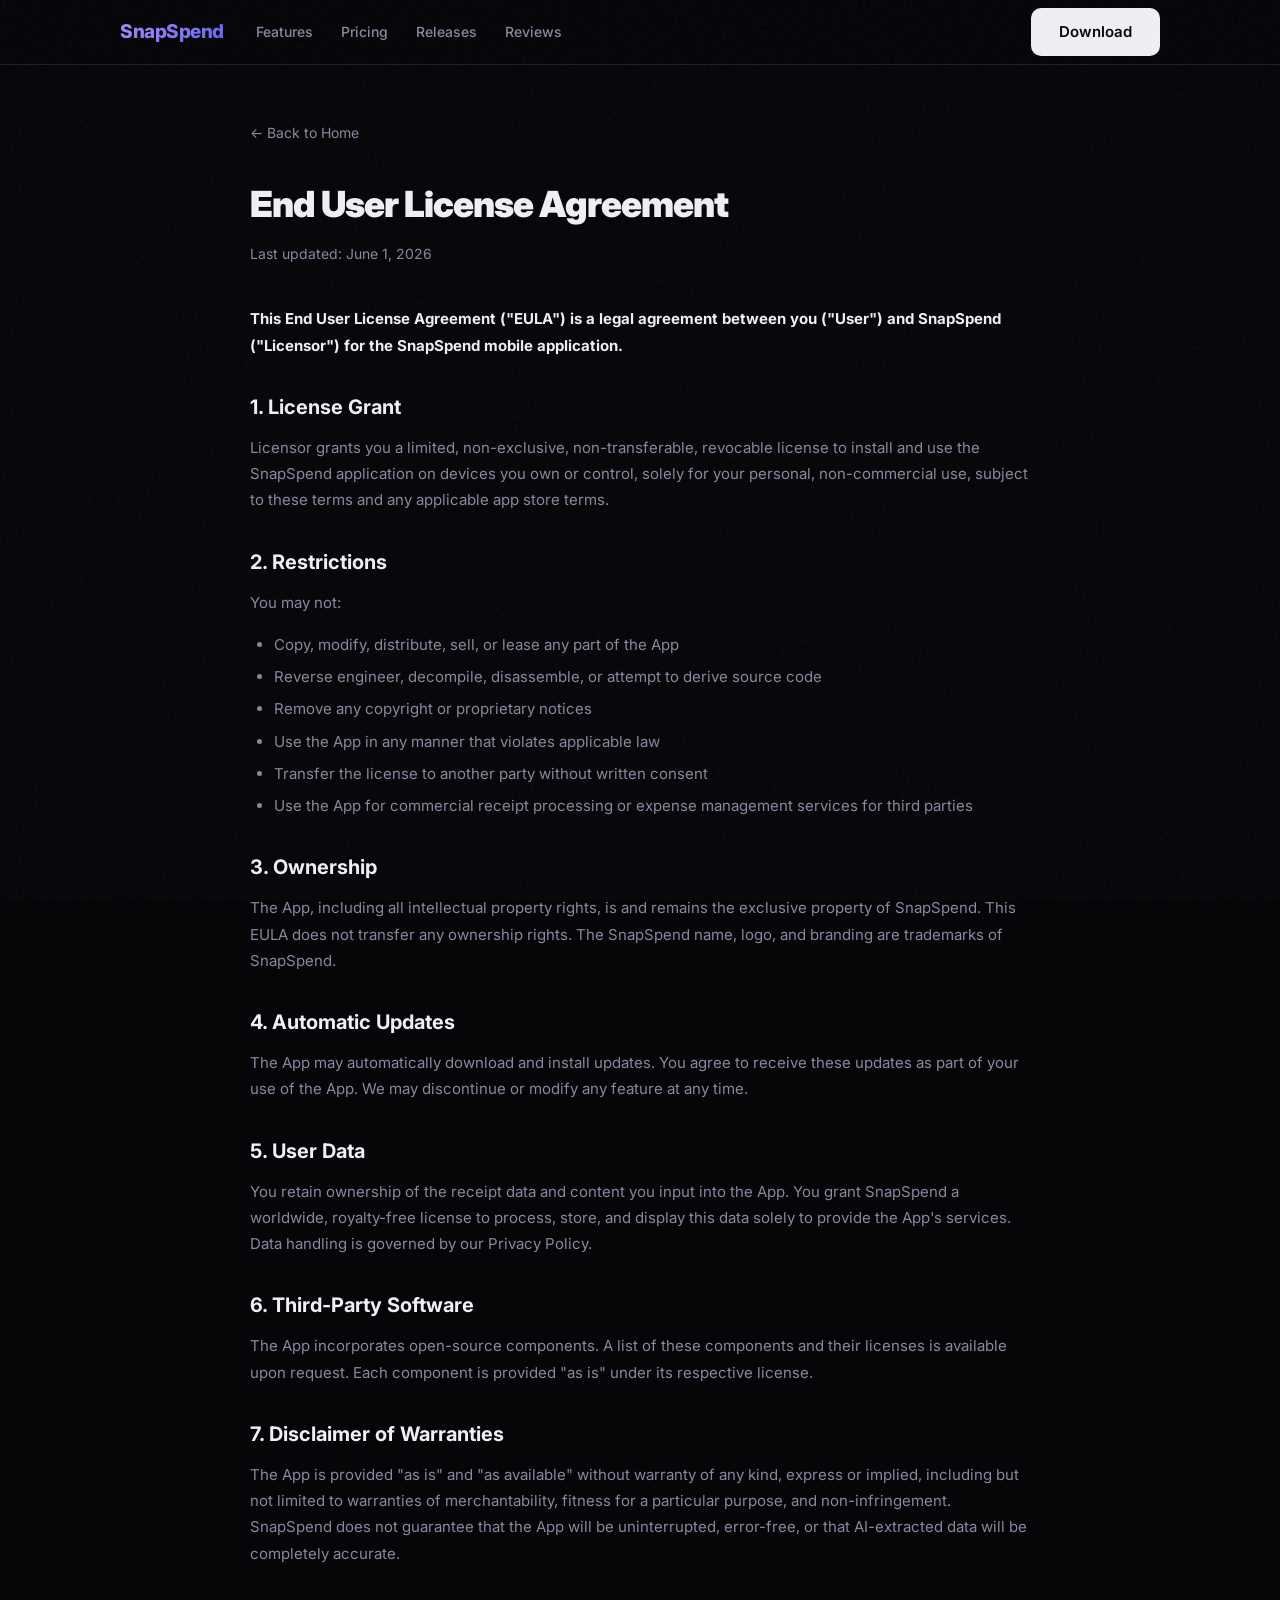
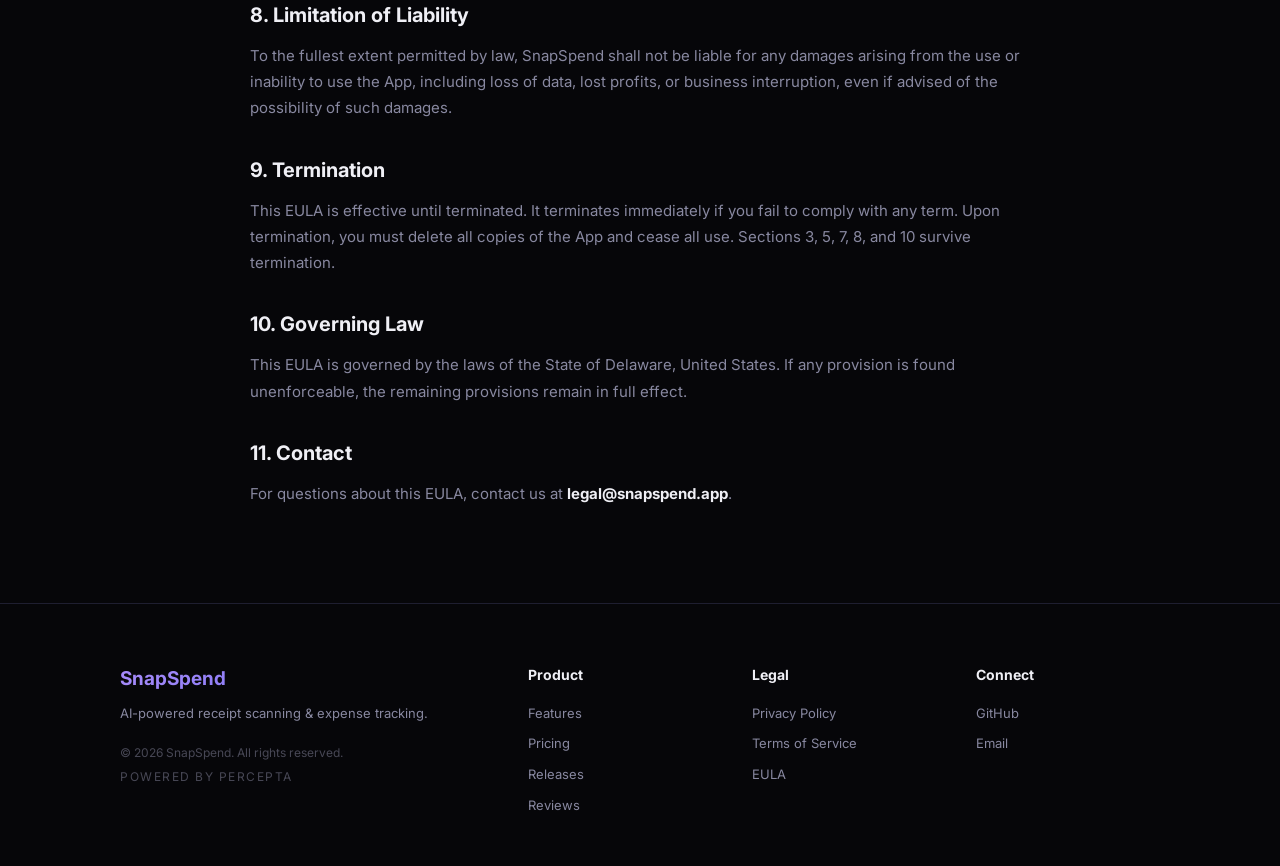
<file: eula.html>
<!DOCTYPE html>
<html lang="en">
<head>
  <meta charset="UTF-8" />
  <meta name="viewport" content="width=device-width, initial-scale=1.0" />
  <title>End User License Agreement — SnapSpend</title>
  <meta name="description" content="SnapSpend End User License Agreement" />
  <link rel="icon" type="image/png" href="assets/icon.png" />
  <link rel="preconnect" href="https://fonts.googleapis.com" />
  <link href="https://fonts.googleapis.com/css2?family=Inter:wght@400;500;600;700;800;900&display=swap" rel="stylesheet" />
  <link rel="stylesheet" href="css/style.css" />
  <style>
    .legal-page{padding:120px 0 80px;max-width:780px;margin:0 auto}
    .legal-page h1{font-size:36px;font-weight:900;letter-spacing:-1px;margin-bottom:8px}
    .legal-page .date{color:var(--fg2);font-size:14px;margin-bottom:40px}
    .legal-page h2{font-size:20px;font-weight:700;margin:32px 0 12px}
    .legal-page p{color:var(--fg2);font-size:15px;line-height:1.75;margin-bottom:16px}
    .legal-page ul{color:var(--fg2);font-size:15px;line-height:1.75;padding-left:24px;margin-bottom:16px}
    .legal-page ul li{margin-bottom:6px}
    .legal-page strong{color:var(--fg)}
    .legal-back{display:inline-flex;align-items:center;gap:6px;color:var(--fg2);text-decoration:none;font-size:14px;margin-bottom:32px;transition:color var(--transition)}
    .legal-back:hover{color:var(--fg)}
  </style>
</head>
<body>
  <nav class="nav">
    <div class="container nav-inner">
      <a href="index.html" class="logo">SnapSpend</a>
      <div class="nav-links">
        <a href="index.html#features">Features</a>
        <a href="index.html#pricing">Pricing</a>
        <a href="index.html#releases">Releases</a>
        <a href="index.html#reviews">Reviews</a>
      </div>
      <a href="index.html#download" class="btn btn-primary nav-cta">Download</a>
    </div>
  </nav>

  <div class="container legal-page">
    <a href="index.html" class="legal-back">&larr; Back to Home</a>
    <h1>End User License Agreement</h1>
    <p class="date">Last updated: June 1, 2026</p>

    <p><strong>This End User License Agreement ("EULA") is a legal agreement between you ("User") and SnapSpend ("Licensor") for the SnapSpend mobile application.</strong></p>

    <h2>1. License Grant</h2>
    <p>Licensor grants you a limited, non-exclusive, non-transferable, revocable license to install and use the SnapSpend application on devices you own or control, solely for your personal, non-commercial use, subject to these terms and any applicable app store terms.</p>

    <h2>2. Restrictions</h2>
    <p>You may not:</p>
    <ul>
      <li>Copy, modify, distribute, sell, or lease any part of the App</li>
      <li>Reverse engineer, decompile, disassemble, or attempt to derive source code</li>
      <li>Remove any copyright or proprietary notices</li>
      <li>Use the App in any manner that violates applicable law</li>
      <li>Transfer the license to another party without written consent</li>
      <li>Use the App for commercial receipt processing or expense management services for third parties</li>
    </ul>

    <h2>3. Ownership</h2>
    <p>The App, including all intellectual property rights, is and remains the exclusive property of SnapSpend. This EULA does not transfer any ownership rights. The SnapSpend name, logo, and branding are trademarks of SnapSpend.</p>

    <h2>4. Automatic Updates</h2>
    <p>The App may automatically download and install updates. You agree to receive these updates as part of your use of the App. We may discontinue or modify any feature at any time.</p>

    <h2>5. User Data</h2>
    <p>You retain ownership of the receipt data and content you input into the App. You grant SnapSpend a worldwide, royalty-free license to process, store, and display this data solely to provide the App's services. Data handling is governed by our Privacy Policy.</p>

    <h2>6. Third-Party Software</h2>
    <p>The App incorporates open-source components. A list of these components and their licenses is available upon request. Each component is provided "as is" under its respective license.</p>

    <h2>7. Disclaimer of Warranties</h2>
    <p>The App is provided "as is" and "as available" without warranty of any kind, express or implied, including but not limited to warranties of merchantability, fitness for a particular purpose, and non-infringement. SnapSpend does not guarantee that the App will be uninterrupted, error-free, or that AI-extracted data will be completely accurate.</p>

    <h2>8. Limitation of Liability</h2>
    <p>To the fullest extent permitted by law, SnapSpend shall not be liable for any damages arising from the use or inability to use the App, including loss of data, lost profits, or business interruption, even if advised of the possibility of such damages.</p>

    <h2>9. Termination</h2>
    <p>This EULA is effective until terminated. It terminates immediately if you fail to comply with any term. Upon termination, you must delete all copies of the App and cease all use. Sections 3, 5, 7, 8, and 10 survive termination.</p>

    <h2>10. Governing Law</h2>
    <p>This EULA is governed by the laws of the State of Delaware, United States. If any provision is found unenforceable, the remaining provisions remain in full effect.</p>

    <h2>11. Contact</h2>
    <p>For questions about this EULA, contact us at <strong>legal@snapspend.app</strong>.</p>
  </div>

  <footer class="footer">
    <div class="container footer-inner">
      <div class="footer-brand">
        <strong>SnapSpend</strong>
        <p>AI-powered receipt scanning & expense tracking.</p>
        <p class="footer-copy">&copy; 2026 SnapSpend. All rights reserved.</p>
            <p class="footer-copy" style="opacity:0.5;margin-top:4px;font-size:11px;letter-spacing:1.5px">POWERED BY PERCEPTA</p>
      </div>
      <div class="footer-col">
        <h4>Product</h4>
        <a href="index.html#features">Features</a>
        <a href="index.html#pricing">Pricing</a>
        <a href="index.html#releases">Releases</a>
        <a href="index.html#reviews">Reviews</a>
      </div>
      <div class="footer-col">
        <h4>Legal</h4>
        <a href="privacy.html">Privacy Policy</a>
        <a href="terms.html">Terms of Service</a>
        <a href="eula.html">EULA</a>
      </div>
      <div class="footer-col">
        <h4>Connect</h4>
        <a href="https://github.com/Sentinel-bit/snapspend-landing" target="_blank" rel="noopener">GitHub</a>
        <a href="mailto:hello@snapspend.app">Email</a>
      </div>
    </div>
  </footer>
</body>
</html>
</file>
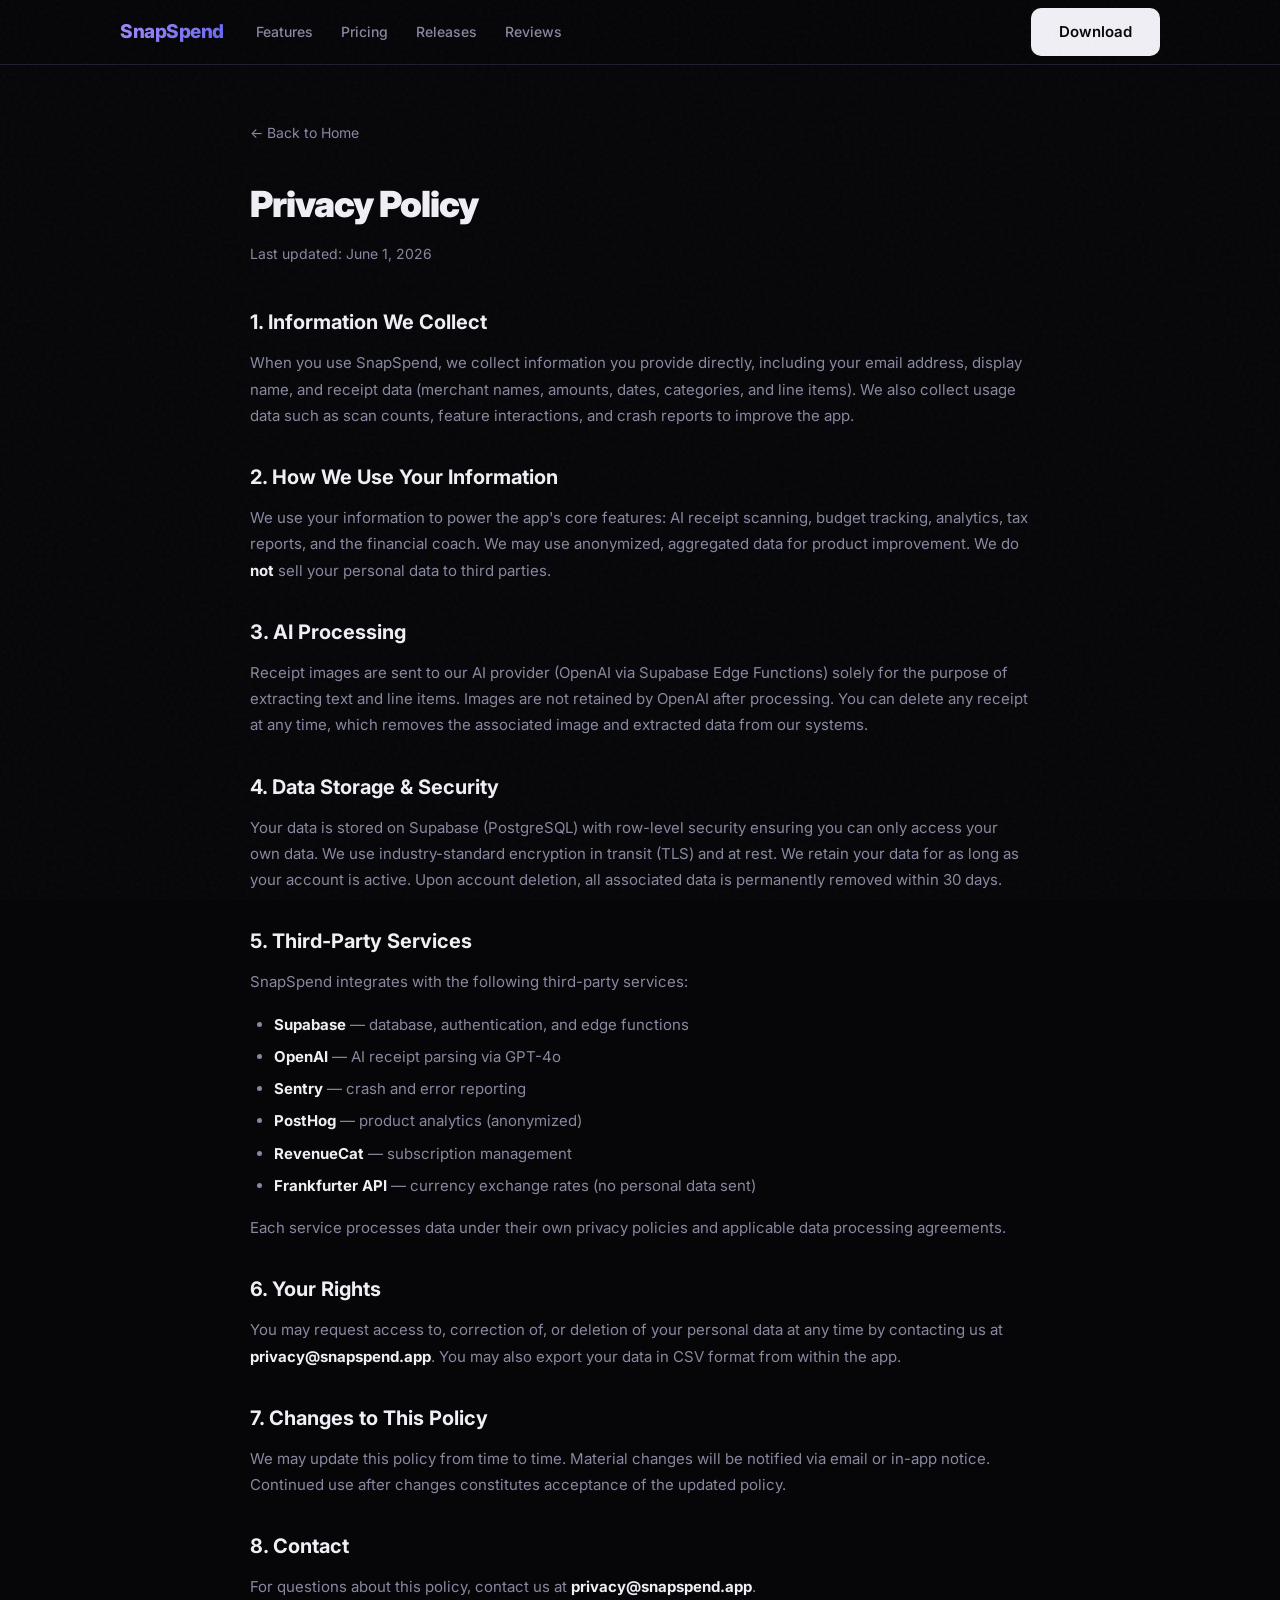
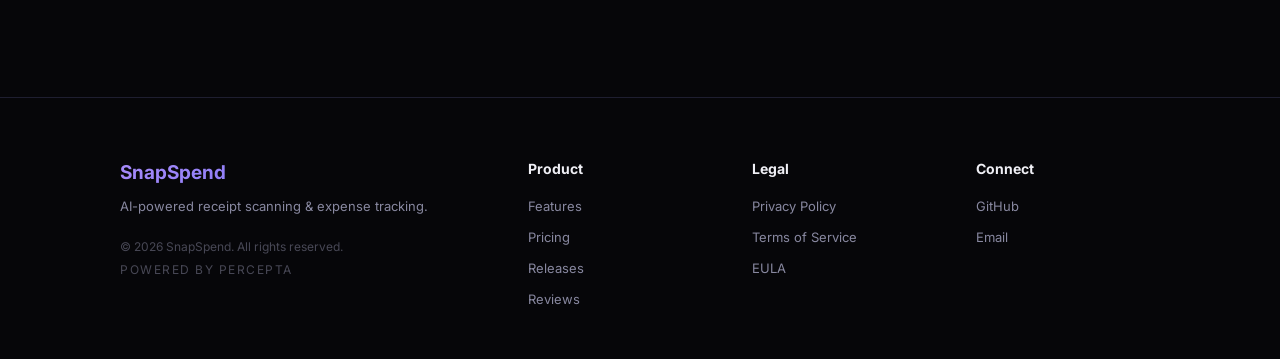
<file: privacy.html>
<!DOCTYPE html>
<html lang="en">
<head>
  <meta charset="UTF-8" />
  <meta name="viewport" content="width=device-width, initial-scale=1.0" />
  <title>Privacy Policy — SnapSpend</title>
  <meta name="description" content="SnapSpend Privacy Policy" />
  <link rel="icon" type="image/png" href="assets/icon.png" />
  <link rel="preconnect" href="https://fonts.googleapis.com" />
  <link href="https://fonts.googleapis.com/css2?family=Inter:wght@400;500;600;700;800;900&display=swap" rel="stylesheet" />
  <link rel="stylesheet" href="css/style.css" />
  <style>
    .legal-page{padding:120px 0 80px;max-width:780px;margin:0 auto}
    .legal-page h1{font-size:36px;font-weight:900;letter-spacing:-1px;margin-bottom:8px}
    .legal-page .date{color:var(--fg2);font-size:14px;margin-bottom:40px}
    .legal-page h2{font-size:20px;font-weight:700;margin:32px 0 12px}
    .legal-page p{color:var(--fg2);font-size:15px;line-height:1.75;margin-bottom:16px}
    .legal-page ul{color:var(--fg2);font-size:15px;line-height:1.75;padding-left:24px;margin-bottom:16px}
    .legal-page ul li{margin-bottom:6px}
    .legal-page strong{color:var(--fg)}
    .legal-back{display:inline-flex;align-items:center;gap:6px;color:var(--fg2);text-decoration:none;font-size:14px;margin-bottom:32px;transition:color var(--transition)}
    .legal-back:hover{color:var(--fg)}
  </style>
</head>
<body>
  <nav class="nav">
    <div class="container nav-inner">
      <a href="index.html" class="logo">SnapSpend</a>
      <div class="nav-links">
        <a href="index.html#features">Features</a>
        <a href="index.html#pricing">Pricing</a>
        <a href="index.html#releases">Releases</a>
        <a href="index.html#reviews">Reviews</a>
      </div>
      <a href="index.html#download" class="btn btn-primary nav-cta">Download</a>
    </div>
  </nav>

  <div class="container legal-page">
    <a href="index.html" class="legal-back">&larr; Back to Home</a>
    <h1>Privacy Policy</h1>
    <p class="date">Last updated: June 1, 2026</p>

    <h2>1. Information We Collect</h2>
    <p>When you use SnapSpend, we collect information you provide directly, including your email address, display name, and receipt data (merchant names, amounts, dates, categories, and line items). We also collect usage data such as scan counts, feature interactions, and crash reports to improve the app.</p>

    <h2>2. How We Use Your Information</h2>
    <p>We use your information to power the app's core features: AI receipt scanning, budget tracking, analytics, tax reports, and the financial coach. We may use anonymized, aggregated data for product improvement. We do <strong>not</strong> sell your personal data to third parties.</p>

    <h2>3. AI Processing</h2>
    <p>Receipt images are sent to our AI provider (OpenAI via Supabase Edge Functions) solely for the purpose of extracting text and line items. Images are not retained by OpenAI after processing. You can delete any receipt at any time, which removes the associated image and extracted data from our systems.</p>

    <h2>4. Data Storage & Security</h2>
    <p>Your data is stored on Supabase (PostgreSQL) with row-level security ensuring you can only access your own data. We use industry-standard encryption in transit (TLS) and at rest. We retain your data for as long as your account is active. Upon account deletion, all associated data is permanently removed within 30 days.</p>

    <h2>5. Third-Party Services</h2>
    <p>SnapSpend integrates with the following third-party services:</p>
    <ul>
      <li><strong>Supabase</strong> — database, authentication, and edge functions</li>
      <li><strong>OpenAI</strong> — AI receipt parsing via GPT-4o</li>
      <li><strong>Sentry</strong> — crash and error reporting</li>
      <li><strong>PostHog</strong> — product analytics (anonymized)</li>
      <li><strong>RevenueCat</strong> — subscription management</li>
      <li><strong>Frankfurter API</strong> — currency exchange rates (no personal data sent)</li>
    </ul>
    <p>Each service processes data under their own privacy policies and applicable data processing agreements.</p>

    <h2>6. Your Rights</h2>
    <p>You may request access to, correction of, or deletion of your personal data at any time by contacting us at <strong>privacy@snapspend.app</strong>. You may also export your data in CSV format from within the app.</p>

    <h2>7. Changes to This Policy</h2>
    <p>We may update this policy from time to time. Material changes will be notified via email or in-app notice. Continued use after changes constitutes acceptance of the updated policy.</p>

    <h2>8. Contact</h2>
    <p>For questions about this policy, contact us at <strong>privacy@snapspend.app</strong>.</p>
  </div>

  <footer class="footer">
    <div class="container footer-inner">
      <div class="footer-brand">
        <strong>SnapSpend</strong>
        <p>AI-powered receipt scanning & expense tracking.</p>
        <p class="footer-copy">&copy; 2026 SnapSpend. All rights reserved.</p>
            <p class="footer-copy" style="opacity:0.5;margin-top:4px;font-size:11px;letter-spacing:1.5px">POWERED BY PERCEPTA</p>
      </div>
      <div class="footer-col">
        <h4>Product</h4>
        <a href="index.html#features">Features</a>
        <a href="index.html#pricing">Pricing</a>
        <a href="index.html#releases">Releases</a>
        <a href="index.html#reviews">Reviews</a>
      </div>
      <div class="footer-col">
        <h4>Legal</h4>
        <a href="privacy.html">Privacy Policy</a>
        <a href="terms.html">Terms of Service</a>
        <a href="eula.html">EULA</a>
      </div>
      <div class="footer-col">
        <h4>Connect</h4>
        <a href="https://github.com/Sentinel-bit/snapspend-landing" target="_blank" rel="noopener">GitHub</a>
        <a href="mailto:hello@snapspend.app">Email</a>
      </div>
    </div>
  </footer>
</body>
</html>
</file>
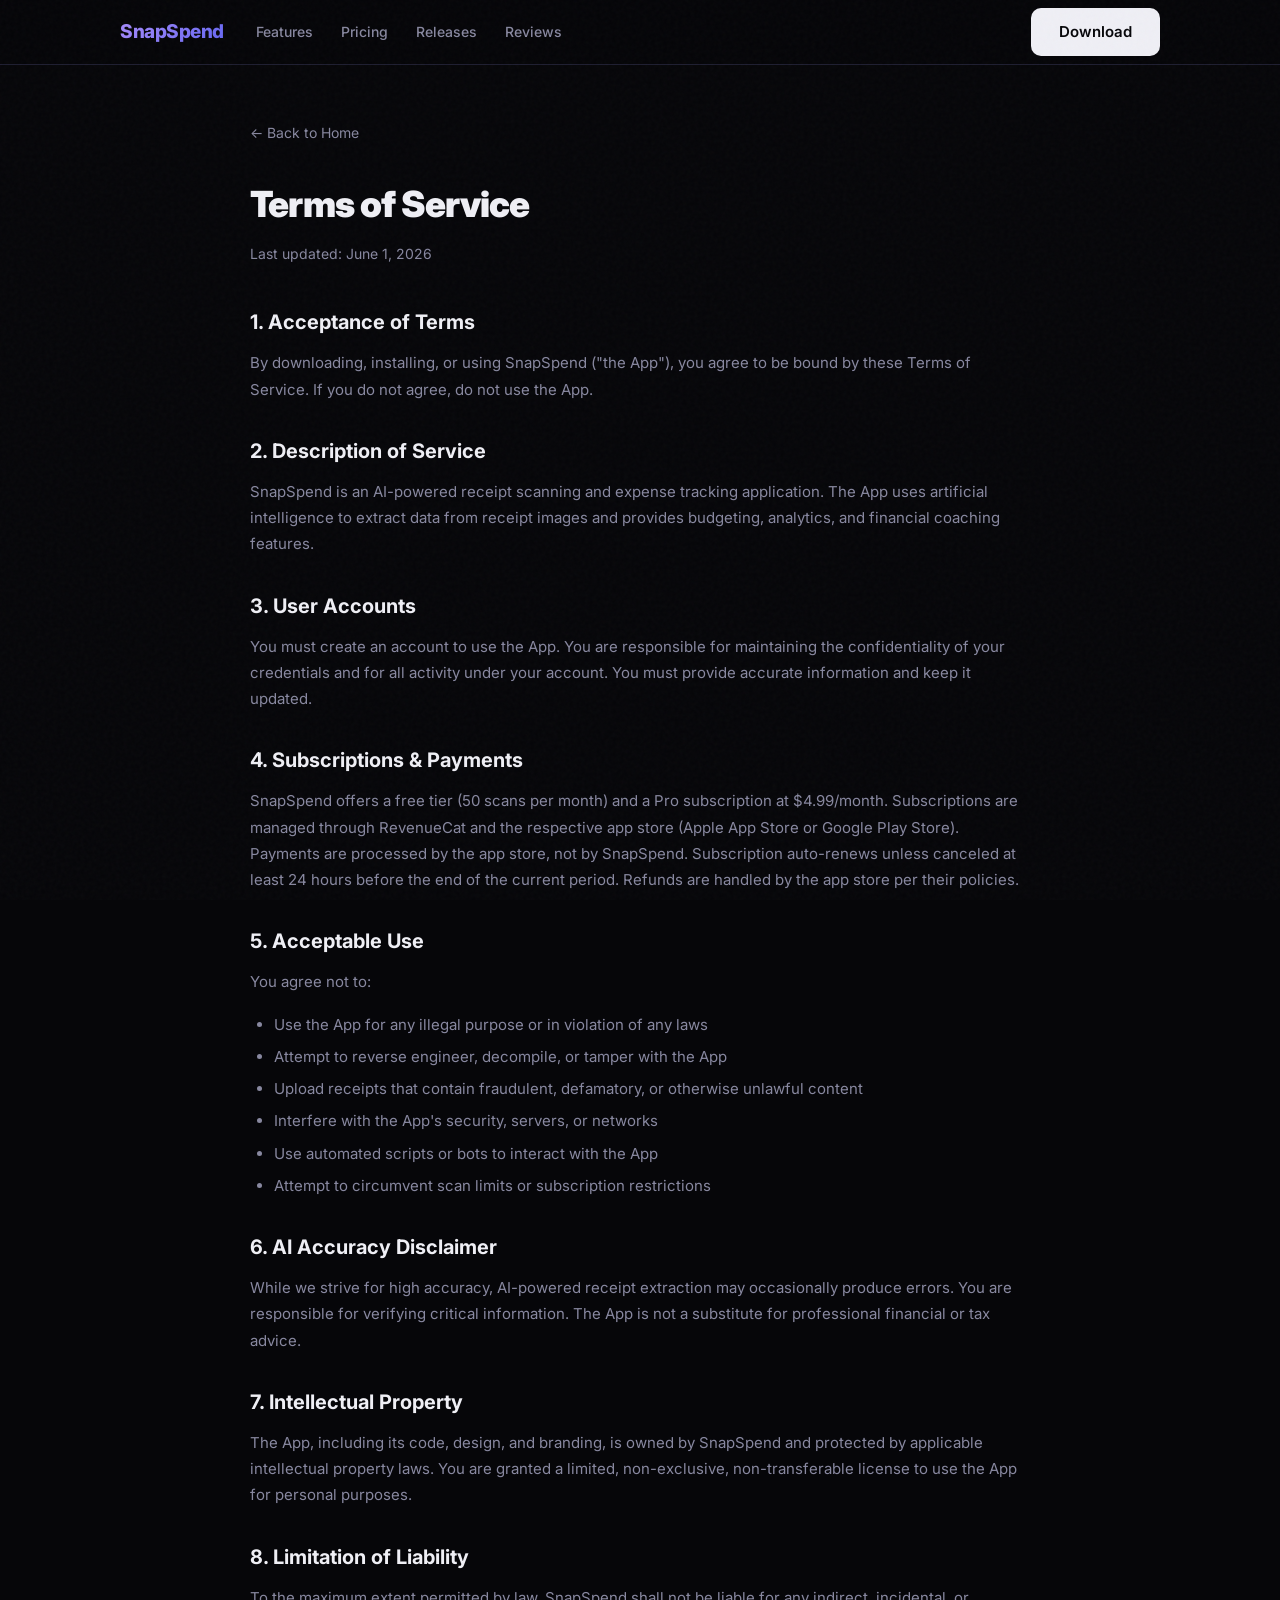
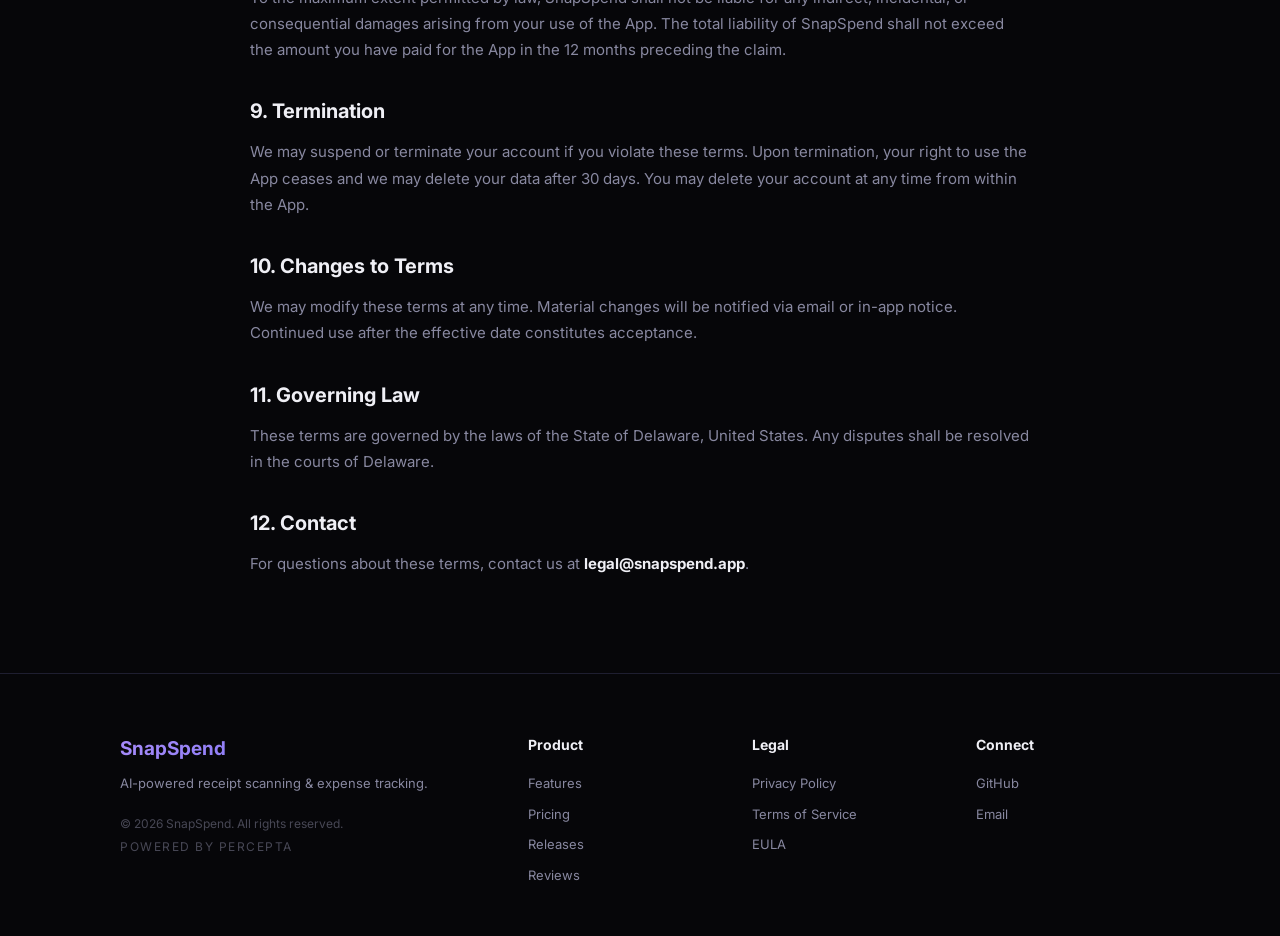
<file: terms.html>
<!DOCTYPE html>
<html lang="en">
<head>
  <meta charset="UTF-8" />
  <meta name="viewport" content="width=device-width, initial-scale=1.0" />
  <title>Terms of Service — SnapSpend</title>
  <meta name="description" content="SnapSpend Terms of Service" />
  <link rel="icon" type="image/png" href="assets/icon.png" />
  <link rel="preconnect" href="https://fonts.googleapis.com" />
  <link href="https://fonts.googleapis.com/css2?family=Inter:wght@400;500;600;700;800;900&display=swap" rel="stylesheet" />
  <link rel="stylesheet" href="css/style.css" />
  <style>
    .legal-page{padding:120px 0 80px;max-width:780px;margin:0 auto}
    .legal-page h1{font-size:36px;font-weight:900;letter-spacing:-1px;margin-bottom:8px}
    .legal-page .date{color:var(--fg2);font-size:14px;margin-bottom:40px}
    .legal-page h2{font-size:20px;font-weight:700;margin:32px 0 12px}
    .legal-page p{color:var(--fg2);font-size:15px;line-height:1.75;margin-bottom:16px}
    .legal-page ul{color:var(--fg2);font-size:15px;line-height:1.75;padding-left:24px;margin-bottom:16px}
    .legal-page ul li{margin-bottom:6px}
    .legal-page strong{color:var(--fg)}
    .legal-back{display:inline-flex;align-items:center;gap:6px;color:var(--fg2);text-decoration:none;font-size:14px;margin-bottom:32px;transition:color var(--transition)}
    .legal-back:hover{color:var(--fg)}
  </style>
</head>
<body>
  <nav class="nav">
    <div class="container nav-inner">
      <a href="index.html" class="logo">SnapSpend</a>
      <div class="nav-links">
        <a href="index.html#features">Features</a>
        <a href="index.html#pricing">Pricing</a>
        <a href="index.html#releases">Releases</a>
        <a href="index.html#reviews">Reviews</a>
      </div>
      <a href="index.html#download" class="btn btn-primary nav-cta">Download</a>
    </div>
  </nav>

  <div class="container legal-page">
    <a href="index.html" class="legal-back">&larr; Back to Home</a>
    <h1>Terms of Service</h1>
    <p class="date">Last updated: June 1, 2026</p>

    <h2>1. Acceptance of Terms</h2>
    <p>By downloading, installing, or using SnapSpend ("the App"), you agree to be bound by these Terms of Service. If you do not agree, do not use the App.</p>

    <h2>2. Description of Service</h2>
    <p>SnapSpend is an AI-powered receipt scanning and expense tracking application. The App uses artificial intelligence to extract data from receipt images and provides budgeting, analytics, and financial coaching features.</p>

    <h2>3. User Accounts</h2>
    <p>You must create an account to use the App. You are responsible for maintaining the confidentiality of your credentials and for all activity under your account. You must provide accurate information and keep it updated.</p>

    <h2>4. Subscriptions & Payments</h2>
    <p>SnapSpend offers a free tier (50 scans per month) and a Pro subscription at $4.99/month. Subscriptions are managed through RevenueCat and the respective app store (Apple App Store or Google Play Store). Payments are processed by the app store, not by SnapSpend. Subscription auto-renews unless canceled at least 24 hours before the end of the current period. Refunds are handled by the app store per their policies.</p>

    <h2>5. Acceptable Use</h2>
    <p>You agree not to:</p>
    <ul>
      <li>Use the App for any illegal purpose or in violation of any laws</li>
      <li>Attempt to reverse engineer, decompile, or tamper with the App</li>
      <li>Upload receipts that contain fraudulent, defamatory, or otherwise unlawful content</li>
      <li>Interfere with the App's security, servers, or networks</li>
      <li>Use automated scripts or bots to interact with the App</li>
      <li>Attempt to circumvent scan limits or subscription restrictions</li>
    </ul>

    <h2>6. AI Accuracy Disclaimer</h2>
    <p>While we strive for high accuracy, AI-powered receipt extraction may occasionally produce errors. You are responsible for verifying critical information. The App is not a substitute for professional financial or tax advice.</p>

    <h2>7. Intellectual Property</h2>
    <p>The App, including its code, design, and branding, is owned by SnapSpend and protected by applicable intellectual property laws. You are granted a limited, non-exclusive, non-transferable license to use the App for personal purposes.</p>

    <h2>8. Limitation of Liability</h2>
    <p>To the maximum extent permitted by law, SnapSpend shall not be liable for any indirect, incidental, or consequential damages arising from your use of the App. The total liability of SnapSpend shall not exceed the amount you have paid for the App in the 12 months preceding the claim.</p>

    <h2>9. Termination</h2>
    <p>We may suspend or terminate your account if you violate these terms. Upon termination, your right to use the App ceases and we may delete your data after 30 days. You may delete your account at any time from within the App.</p>

    <h2>10. Changes to Terms</h2>
    <p>We may modify these terms at any time. Material changes will be notified via email or in-app notice. Continued use after the effective date constitutes acceptance.</p>

    <h2>11. Governing Law</h2>
    <p>These terms are governed by the laws of the State of Delaware, United States. Any disputes shall be resolved in the courts of Delaware.</p>

    <h2>12. Contact</h2>
    <p>For questions about these terms, contact us at <strong>legal@snapspend.app</strong>.</p>
  </div>

  <footer class="footer">
    <div class="container footer-inner">
      <div class="footer-brand">
        <strong>SnapSpend</strong>
        <p>AI-powered receipt scanning & expense tracking.</p>
        <p class="footer-copy">&copy; 2026 SnapSpend. All rights reserved.</p>
            <p class="footer-copy" style="opacity:0.5;margin-top:4px;font-size:11px;letter-spacing:1.5px">POWERED BY PERCEPTA</p>
      </div>
      <div class="footer-col">
        <h4>Product</h4>
        <a href="index.html#features">Features</a>
        <a href="index.html#pricing">Pricing</a>
        <a href="index.html#releases">Releases</a>
        <a href="index.html#reviews">Reviews</a>
      </div>
      <div class="footer-col">
        <h4>Legal</h4>
        <a href="privacy.html">Privacy Policy</a>
        <a href="terms.html">Terms of Service</a>
        <a href="eula.html">EULA</a>
      </div>
      <div class="footer-col">
        <h4>Connect</h4>
        <a href="https://github.com/Sentinel-bit/snapspend-landing" target="_blank" rel="noopener">GitHub</a>
        <a href="mailto:hello@snapspend.app">Email</a>
      </div>
    </div>
  </footer>
</body>
</html>
</file>
<file: css/style.css>
/* ── Reset & Variables ── */
*,*::before,*::after{box-sizing:border-box;margin:0;padding:0}
html{scroll-behavior:smooth}
:root{
  --bg:#060609;
  --bg2:#0c0c12;
  --bg3:#13131d;
  --bg4:#1a1a28;
  --fg:#efeff5;
  --fg2:#8888a0;
  --fg3:#55556a;
  --border:#1e1e30;
  --border2:#2a2a40;
  --accent:#fff;
  --accent2:#a78bfa;
  --grad-1:linear-gradient(135deg,#a78bfa,#6366f1);
  --grad-2:linear-gradient(135deg,#f59e0b,#ef4444);
  --grad-3:linear-gradient(135deg,#10b981,#06b6d4);
  --radius:14px;
  --radius-sm:10px;
  --radius-full:999px;
  --font:'Inter','SF Pro','-apple-system',system-ui,sans-serif;
  --transition:0.35s cubic-bezier(0.4,0,0.2,1);
}
::selection{background:#a78bfa33;color:#fff}
::-webkit-scrollbar{width:6px}
::-webkit-scrollbar-track{background:var(--bg)}
::-webkit-scrollbar-thumb{background:var(--fg3);border-radius:3px}
body{font-family:var(--font);background:var(--bg);color:var(--fg);line-height:1.6;-webkit-font-smoothing:antialiased;overflow-x:hidden}

/* Background grain (subtle noise overlay) */
body::after{content:'';position:fixed;inset:0;pointer-events:none;z-index:9999;opacity:0.03;background-image:url("data:image/svg+xml,%3Csvg viewBox='0 0 256 256' xmlns='http://www.w3.org/2000/svg'%3E%3Cfilter id='n'%3E%3CfeTurbulence type='fractalNoise' baseFrequency='0.9' numOctaves='4' stitchTiles='stitch'/%3E%3C/filter%3E%3Crect width='100%25' height='100%25' filter='url(%23n)'/%3E%3C/svg%3E");background-repeat:repeat}

.container{max-width:1120px;margin:0 auto;padding:0 clamp(16px,4vw,40px)}

/* ── Reveal Animation ── */
[data-reveal]{opacity:0;transform:translateY(30px);transition:opacity 0.7s cubic-bezier(0.16,1,0.3,1),transform 0.7s cubic-bezier(0.16,1,0.3,1)}
[data-reveal].visible{opacity:1;transform:translateY(0)}
[data-reveal].visible:nth-child(2){transition-delay:0.1s}
[data-reveal].visible:nth-child(3){transition-delay:0.2s}

/* ── Nav ── */
.nav{position:fixed;top:0;left:0;right:0;z-index:100;background:rgba(6,6,9,.75);backdrop-filter:blur(16px) saturate(1.3);-webkit-backdrop-filter:blur(16px) saturate(1.3);border-bottom:1px solid var(--border);transition:background var(--transition)}
.nav.scrolled{background:rgba(6,6,9,.92)}
.nav-inner{display:flex;align-items:center;height:64px;gap:32px}
.logo{font-size:19px;font-weight:800;color:var(--fg);text-decoration:none;letter-spacing:-.5px;background:var(--grad-1);-webkit-background-clip:text;-webkit-text-fill-color:transparent;background-clip:text}
.nav-links{display:flex;gap:28px;flex:1}
.nav-links a{color:var(--fg2);text-decoration:none;font-size:14px;font-weight:500;transition:color var(--transition);position:relative;padding:4px 0}
.nav-links a::after{content:'';position:absolute;bottom:-4px;left:0;width:0;height:2px;background:var(--grad-1);border-radius:2px;transition:width var(--transition)}
.nav-links a:hover{color:var(--fg)}
.nav-links a:hover::after{width:100%}
.nav-links a.active{color:var(--fg)}
.nav-links a.active::after{width:100%}
.nav-cta{padding:8px 22px;font-size:13px;border-radius:var(--radius-full)}
.menu-toggle{display:none;background:none;border:none;cursor:pointer;padding:4px;color:var(--fg)}
.menu-toggle span{display:block;width:20px;height:2px;background:currentColor;margin:4px 0;border-radius:2px;transition:var(--transition)}

/* ── Buttons ── */
.btn{display:inline-flex;align-items:center;justify-content:center;gap:8px;padding:12px 28px;border-radius:var(--radius-sm);font-size:15px;font-weight:600;text-decoration:none;transition:all var(--transition);cursor:pointer;border:none;position:relative;overflow:hidden}
.btn::before{content:'';position:absolute;inset:0;background:rgba(255,255,255,.08);opacity:0;transition:opacity var(--transition)}
.btn:hover::before{opacity:1}
.btn:active{transform:scale(0.97)}
.btn-primary{background:var(--fg);color:var(--bg)}
.btn-primary:hover{box-shadow:0 8px 24px rgba(255,255,255,.12)}
.btn-block{width:100%}
.btn-ghost{background:transparent;border:1px solid var(--border2);color:var(--fg)}
.btn-ghost:hover{border-color:var(--fg2)}

/* ── Badge ── */
.badge{display:inline-block;padding:5px 14px;border-radius:var(--radius-full);background:rgba(167,139,250,.12);color:#a78bfa;font-size:12px;font-weight:600;letter-spacing:.4px;text-transform:uppercase;margin-bottom:16px;border:1px solid rgba(167,139,250,.18)}

.badge-group{display:flex;gap:8px;margin-bottom:20px;flex-wrap:wrap}
.badge-ai{background:rgba(16,185,129,.12);color:#10b981;border-color:rgba(16,185,129,.18)}
.badge-new{background:rgba(251,146,60,.12);color:#fb923c;border-color:rgba(251,146,60,.18)}

/* ── Hero ── */
.hero{padding:140px 0 60px;min-height:100vh;display:flex;align-items:center;position:relative;overflow:hidden}
.hero-bg{position:absolute;inset:0;pointer-events:none;overflow:hidden}
.hero-glow{position:absolute;width:600px;height:600px;border-radius:50%;filter:blur(100px);opacity:.15}
.glow-1{top:-200px;right:-100px;background:#a78bfa}
.glow-2{bottom:-200px;left:-150px;background:#06b6d4}
.hero-inner{display:grid;grid-template-columns:1.1fr 0.9fr;gap:60px;align-items:center;position:relative;z-index:1}
.hero-content{max-width:560px}
.hero h1{font-size:clamp(32px,5.5vw,58px);font-weight:900;line-height:1.05;letter-spacing:-.035em;margin-bottom:clamp(14px,2vw,20px)}
.hero h1 .gradient-text{background:var(--grad-1);-webkit-background-clip:text;-webkit-text-fill-color:transparent;background-clip:text}
.hero-subtitle{font-size:clamp(15px,1.4vw,17px);color:var(--fg2);margin-bottom:clamp(24px,3vw,32px);line-height:1.7;max-width:480px}
.hero-actions{display:flex;align-items:center;gap:28px;flex-wrap:wrap;margin-bottom:28px}

/* Store Buttons */
.store-btn{display:inline-flex;align-items:center;gap:10px;padding:10px 22px;background:var(--bg3);border:1px solid var(--border);border-radius:var(--radius-sm);color:var(--fg);text-decoration:none;transition:all var(--transition);min-width:170px}
.store-btn:hover{background:var(--bg4);border-color:var(--fg2);transform:translateY(-2px);box-shadow:0 8px 24px rgba(0,0,0,.3)}
.store-btn svg{flex-shrink:0;opacity:.8}
.store-btn strong{display:block;font-size:14px;font-weight:700;line-height:1.2}
.store-btn small{display:block;font-size:11px;opacity:.5;font-weight:400}
.store-btn span{line-height:1.2}

/* QR Code */
.hero-qr{display:flex;flex-direction:column;align-items:center;gap:6px;padding:12px 14px;background:var(--bg3);border:1px solid var(--border);border-radius:var(--radius-sm);transition:all var(--transition)}
.hero-qr:hover{border-color:var(--fg2);transform:translateY(-2px)}
.hero-qr img{border-radius:6px;display:block}
.hero-qr span{font-size:11px;color:var(--fg2);font-weight:500}

/* Trust items */
.hero-trust{display:flex;gap:20px;flex-wrap:wrap}
.trust-item{display:flex;align-items:center;gap:6px;font-size:13px;color:var(--fg2)}
.trust-item svg{color:#10b981;width:14px;height:14px;flex-shrink:0}
.hero-scroll{position:absolute;bottom:24px;left:50%;transform:translateX(-50%);animation:scrollBounce 2s ease-in-out infinite}
@keyframes scrollBounce{0%,100%{transform:translateX(-50%) translateY(0)}50%{transform:translateX(-50%) translateY(6px)}}
.scroll-dot{animation:scrollDot 2s ease-in-out infinite}
@keyframes scrollDot{0%,100%{opacity:1}50%{opacity:.3}}

/* ── Phone Frame (interactive carousel) ── */
.hero-visual{display:flex;flex-direction:column;align-items:center}
.phone-frame{width:280px;background:linear-gradient(135deg,#2a2a40,#1a1a28);border-radius:40px;padding:8px;box-shadow:0 40px 80px rgba(0,0,0,.6),0 0 0 1px rgba(255,255,255,.06);position:relative}
.phone-notch{position:absolute;top:0;left:50%;transform:translateX(-50%);width:120px;height:22px;background:var(--bg);border-radius:0 0 16px 16px;z-index:2}
.phone-notch::after{content:'';position:absolute;top:5px;left:50%;transform:translateX(-50%);width:8px;height:8px;border-radius:50%;background:var(--bg3);border:1px solid var(--border)}
.phone-screen{background:var(--bg);border-radius:32px;padding:18px 14px;min-height:430px;overflow:hidden;position:relative;cursor:pointer}
.mock-screen{position:absolute;inset:0;padding:18px 14px;opacity:0;transform:translateX(40px);transition:opacity 0.45s cubic-bezier(0.16,1,0.3,1),transform 0.45s cubic-bezier(0.16,1,0.3,1);pointer-events:none;overflow-y:auto;scrollbar-width:none;background:var(--bg)}
.mock-screen::-webkit-scrollbar{display:none}
.mock-screen.active{opacity:1;transform:translateX(0);pointer-events:auto;position:relative}
.mock-screen.exit{opacity:0;transform:translateX(-40px)}
.mock-status{display:flex;justify-content:space-between;align-items:center;font-size:12px;font-weight:600;color:var(--fg2);padding:0 4px;margin-bottom:16px}
.mock-icons{font-size:10px;letter-spacing:2px}
.mock-header{display:flex;align-items:center;justify-content:space-between;margin-bottom:16px;color:var(--fg);font-size:16px;font-weight:700}
.mock-header svg{opacity:.5;width:18px;height:18px}
.mock-search{display:flex;align-items:center;gap:8px;background:var(--bg2);border:1px solid var(--border);border-radius:var(--radius-sm);padding:8px 12px;margin-bottom:16px;color:var(--fg3);font-size:12px}
.mock-card{display:flex;align-items:center;gap:10px;padding:10px 12px;border-radius:var(--radius-sm);margin-bottom:8px;animation:cardSlide 0.5s cubic-bezier(0.16,1,0.3,1) forwards;opacity:0;transform:translateX(20px)}
.mc-1{background:linear-gradient(135deg,rgba(16,185,129,.08),rgba(6,182,212,.04));animation-delay:0.3s}
.mc-2{background:linear-gradient(135deg,rgba(245,158,11,.08),rgba(239,68,68,.04));animation-delay:0.5s}
.mc-3{background:linear-gradient(135deg,rgba(59,130,246,.08),rgba(99,102,241,.04));animation-delay:0.7s}
.mc-4{background:linear-gradient(135deg,rgba(236,72,153,.08),rgba(167,139,250,.04));animation-delay:0.9s}
@keyframes cardSlide{to{opacity:1;transform:translateX(0)}}
.mc-icon{width:32px;height:32px;border-radius:8px;flex-shrink:0}
.mc-s{background:linear-gradient(135deg,#10b981,#06b6d4)}
.mc-r{background:linear-gradient(135deg,#f59e0b,#ef4444)}
.mc-c{background:linear-gradient(135deg,#3b82f6,#6366f1)}
.mc-p{background:linear-gradient(135deg,#ec4899,#a78bfa)}
.mc-body{flex:1;min-width:0}
.mc-merchant{font-size:13px;font-weight:600;color:var(--fg)}
.mc-category{font-size:11px;color:var(--fg2)}
.mc-amount{font-size:15px;font-weight:700;flex-shrink:0}
.mc-1 .mc-amount{color:#10b981}
.mc-2 .mc-amount{color:#f59e0b}
.mc-3 .mc-amount{color:#3b82f6}
.mc-4 .mc-amount{color:#ec4899}

/* ── Screen 2: Analytics ── */
.m-analytics{padding:4px 0}
.m-ana-header{display:flex;justify-content:space-between;align-items:baseline;margin-bottom:4px}
.m-ana-label{font-size:11px;color:var(--fg2);text-transform:uppercase;letter-spacing:.5px;font-weight:600}
.m-ana-total{font-size:22px;font-weight:800}
.m-ana-sub{font-size:11px;color:var(--fg3);margin-bottom:16px}
.m-ana-chart{display:flex;gap:6px;align-items:flex-end;height:66px;margin-bottom:16px;padding:0 2px}
.m-bar{flex:1;display:flex;flex-direction:column;align-items:center;gap:4px}
.m-bar-fill{width:100%;border-radius:4px 4px 0 0;background:var(--grad-1);min-height:4px;transition:height 0.6s cubic-bezier(0.16,1,0.3,1)}
.m-bar span{font-size:9px;color:var(--fg3);font-weight:500}
.m-ana-breakdown{display:grid;grid-template-columns:1fr 1fr;gap:6px;margin-bottom:16px}
.m-break-item{display:flex;align-items:center;gap:6px;font-size:12px;color:var(--fg2);padding:6px 8px;background:var(--bg2);border-radius:6px}
.m-break-item small{margin-left:auto;font-weight:600;color:var(--fg)}
.m-break-dot{width:6px;height:6px;border-radius:50%;flex-shrink:0}
.m-ana-score{display:flex;align-items:center;gap:10px;padding:8px 10px;background:var(--bg2);border-radius:8px}
.m-score-ring{width:36px;height:36px;position:relative;flex-shrink:0}
.m-score-ring svg{width:36px;height:36px;transform:rotate(-90deg)}
.m-score-text{position:absolute;inset:0;display:flex;align-items:center;justify-content:center;font-size:11px;font-weight:800;color:#10b981}
.m-ana-score strong{display:block;font-size:13px;font-weight:700}
.m-ana-score small{font-size:11px;color:var(--fg2)}

/* ── Screen 3: AI Coach ── */
.m-chat{display:flex;flex-direction:column;gap:10px;padding:4px 0}
.m-msg{display:flex;gap:8px;align-items:flex-start}
.m-msg-user{flex-direction:row-reverse}
.m-msg-avatar{width:24px;height:24px;border-radius:50%;background:var(--grad-1);display:flex;align-items:center;justify-content:center;font-size:9px;font-weight:700;color:#fff;flex-shrink:0;margin-top:2px}
.m-msg-avatar.u{background:var(--grad-2)}
.m-msg-bubble{padding:8px 11px;border-radius:12px;font-size:11px;line-height:1.45;max-width:190px;background:var(--bg2);border:1px solid var(--border);color:var(--fg2)}
.m-msg-user .m-msg-bubble{background:var(--bg4);border-color:var(--border2);color:var(--fg)}
.m-chat-suggestions{display:flex;gap:6px;flex-wrap:wrap;margin-top:6px}
.m-chat-suggestions span{padding:5px 10px;font-size:10px;background:var(--bg2);border:1px solid var(--border);border-radius:12px;color:var(--fg2)}

/* ── Screen 4: Budgets ── */
.m-budgets{display:flex;flex-direction:column;gap:8px;padding:4px 0}
.m-budget-card{background:var(--bg2);border:1px solid var(--border);border-radius:10px;padding:12px}
.m-budget-card.small{padding:10px 12px}
.m-budget-header{display:flex;justify-content:space-between;align-items:center;margin-bottom:8px}
.m-budget-header span{font-size:12px;color:var(--fg2);font-weight:500}
.m-budget-header strong{font-size:16px;font-weight:700}
.m-budget-bar{height:6px;background:var(--bg4);border-radius:3px;overflow:hidden;margin-bottom:6px}
.m-budget-fill{height:100%;border-radius:3px;background:var(--grad-1);transition:width 0.8s cubic-bezier(0.16,1,0.3,1)}
.m-budget-footer{display:flex;justify-content:space-between;font-size:10px;color:var(--fg3)}
.m-budget-footer span{font-weight:500}

/* ── Screen 5: Tax Helper ── */
.m-tax{padding:4px 0}
.m-tax-header{text-align:center;font-size:11px;color:var(--fg2);text-transform:uppercase;letter-spacing:1px;font-weight:600;margin-bottom:12px}
.m-tax-card{background:linear-gradient(135deg,rgba(16,185,129,.1),rgba(6,182,212,.05));border:1px solid rgba(16,185,129,.15);border-radius:12px;padding:16px;text-align:center;margin-bottom:12px}
.m-tax-total{font-size:28px;font-weight:900;color:#10b981}
.m-tax-sub{font-size:11px;color:var(--fg2);margin-top:4px}
.m-tax-items{display:grid;gap:6px;margin-bottom:12px}
.m-tax-item{display:flex;align-items:center;gap:8px;font-size:12px;color:var(--fg2);padding:8px 10px;background:var(--bg2);border-radius:8px}
.m-tax-item strong{margin-left:auto;font-weight:700;color:var(--fg)}
.m-tax-item-dot{width:6px;height:6px;border-radius:50%;flex-shrink:0}
.m-tax-btn{padding:8px;text-align:center;font-size:12px;font-weight:600;background:var(--grad-1);border-radius:8px;color:#fff}

/* ── Screen 6: Receipt Detail ── */
.m-detail{text-align:center;padding:4px 0}
.m-detail-store{margin-bottom:8px}
.m-detail-store svg{margin-bottom:4px}
.m-detail-merchant{font-size:17px;font-weight:800;margin-bottom:2px}
.m-detail-cat{font-size:11px;color:#10b981;font-weight:600;background:rgba(16,185,129,.1);display:inline-block;padding:2px 10px;border-radius:999px}
.m-detail-total{font-size:32px;font-weight:900;margin:10px 0 4px}
.m-detail-date{font-size:11px;color:var(--fg3);margin-bottom:16px}
.m-detail-receipt{background:var(--bg2);border:1px solid var(--border);border-radius:10px;padding:12px;margin-bottom:12px;text-align:left}
.m-detail-line{display:flex;justify-content:space-between;font-size:12px;color:var(--fg2);padding:5px 0;border-bottom:1px dashed var(--border)}
.m-detail-line.total{font-weight:700;color:var(--fg);border-bottom:none;padding-top:8px;border-top:1px solid var(--border);margin-top:4px}
.m-detail-tags{display:flex;gap:6px;justify-content:center}
.m-detail-tag{padding:3px 10px;font-size:10px;background:var(--bg2);border:1px solid var(--border);border-radius:999px;color:var(--fg2)}

/* ── Phone Dots & Label ── */
.phone-dots{display:flex;gap:8px;margin-top:16px;flex-wrap:wrap;justify-content:center}
.dot{width:8px;height:8px;border-radius:50%;background:var(--fg3);border:none;cursor:pointer;transition:all var(--transition);padding:0;min-width:0}
.dot.active{background:var(--grad-1);width:24px;border-radius:4px}
.dot:hover{background:var(--fg2)}
.phone-screen-label{font-size:13px;color:var(--fg2);margin-top:8px;font-weight:500;transition:opacity var(--transition);height:20px}

/* ── Device Toggle ── */
.device-toggle{display:flex;gap:4px;margin-top:14px;background:var(--bg2);border:1px solid var(--border);border-radius:var(--radius-sm);padding:3px}
.device-btn{display:flex;align-items:center;gap:5px;padding:6px 14px;border:none;border-radius:7px;font-size:12px;font-weight:600;cursor:pointer;background:transparent;color:var(--fg2);transition:all var(--transition)}
.device-btn.active{background:var(--bg4);color:var(--fg);box-shadow:0 1px 4px rgba(0,0,0,.2)}
.device-btn:hover:not(.active){color:var(--fg)}
.device-btn svg{flex-shrink:0}

/* ── Tablet Mode ── */
.phone-frame.tablet{width:400px;border-radius:32px}
.phone-frame.tablet .phone-notch{width:160px}
.phone-frame.tablet .phone-screen{border-radius:24px;min-height:500px;padding:20px 18px}
.phone-frame.tablet .mock-screen{padding:20px 18px}
.phone-frame.tablet .m-ana-chart{height:80px}
.phone-frame.tablet .m-chat-suggestions span{font-size:11px}
.phone-frame.tablet .m-budgets{display:grid;grid-template-columns:1fr 1fr;gap:8px}
.phone-frame.tablet .m-budget-card.small{margin-bottom:0}
.phone-frame.tablet .m-tax-items{grid-template-columns:1fr 1fr}
.phone-frame.tablet .m-detail-receipt{max-width:240px;margin-left:auto;margin-right:auto}

/* ── Trust Bar ── */
.trust-bar{border-top:1px solid var(--border);border-bottom:1px solid var(--border);padding:16px 0;overflow:hidden}
.trust-bar-inner{display:flex;justify-content:space-between;gap:16px;flex-wrap:wrap}
.trust-stat{font-size:13px;color:var(--fg2);font-weight:500;text-align:center}
.trust-stat strong{color:var(--fg);font-weight:700;margin-right:4px}

/* ── Sections ── */
.section{padding:100px 0;position:relative}
.section-header{text-align:center;max-width:640px;margin:0 auto 60px}
.section-header h2{font-size:clamp(26px,3.2vw,38px);font-weight:900;letter-spacing:-.03em;line-height:1.15;margin-bottom:14px}
.section-header .gradient-text{background:var(--grad-1);-webkit-background-clip:text;-webkit-text-fill-color:transparent;background-clip:text}
.section-header p{color:var(--fg2);font-size:16px;line-height:1.7}

/* ── Features Grid ── */
.features-grid{display:grid;grid-template-columns:repeat(auto-fill,minmax(250px,1fr));gap:20px}
.feature-card{background:var(--bg2);border:1px solid var(--border);border-radius:var(--radius);padding:28px;transition:all var(--transition);position:relative;overflow:hidden}
.feature-card::before{content:'';position:absolute;top:0;left:0;right:0;height:2px;opacity:0;transition:opacity var(--transition)}
.feature-card:hover{transform:translateY(-6px);border-color:var(--border2);box-shadow:0 20px 40px rgba(0,0,0,.3)}
.feature-card:hover::before{opacity:1}
.feature-card:nth-child(1)::before{background:var(--grad-3)}
.feature-card:nth-child(2)::before{background:var(--grad-2)}
.feature-card:nth-child(3)::before{background:var(--grad-1)}
.feature-card:nth-child(4)::before{background:linear-gradient(135deg,#8b5cf6,#ec4899)}
.feature-card:nth-child(5)::before{background:linear-gradient(135deg,#ec4899,#f59e0b)}
.feature-card:nth-child(6)::before{background:linear-gradient(135deg,#14b8a6,#10b981)}
.feature-card:nth-child(7)::before{background:linear-gradient(135deg,#6366f1,#8b5cf6)}
.feature-card:nth-child(8)::before{background:linear-gradient(135deg,#6b7280,#4b5563)}
.feature-icon{width:40px;height:40px;border-radius:10px;display:flex;align-items:center;justify-content:center;margin-bottom:16px}
.fi-scan{background:linear-gradient(135deg,#10b981,#06b6d4)}
.fi-cat{background:linear-gradient(135deg,#f59e0b,#ef4444)}
.fi-bud{background:linear-gradient(135deg,#3b82f6,#6366f1)}
.fi-ana{background:linear-gradient(135deg,#8b5cf6,#ec4899)}
.fi-ai{background:linear-gradient(135deg,#ec4899,#f59e0b)}
.fi-exp{background:linear-gradient(135deg,#14b8a6,#10b981)}
.fi-cur{background:linear-gradient(135deg,#6366f1,#8b5cf6)}
.fi-moon{background:linear-gradient(135deg,#6b7280,#4b5563)}
.feature-card h3{font-size:17px;font-weight:700;margin-bottom:8px}
.feature-card p{color:var(--fg2);font-size:14px;line-height:1.65}

/* ── Pricing ── */
.pricing-grid{display:grid;grid-template-columns:1fr 1fr;gap:24px;max-width:700px;margin:0 auto}
.pricing-card{background:var(--bg2);border:1px solid var(--border);border-radius:var(--radius);padding:36px;position:relative;transition:all var(--transition)}
.pricing-card:hover{transform:translateY(-4px)}
.pricing-card.featured{border-color:#a78bfa;background:linear-gradient(135deg,#13131d,#1a1a28)}
.pricing-card.featured::before{content:'';position:absolute;inset:-1px;border-radius:var(--radius);background:var(--grad-1);z-index:-1;opacity:.3}
.popular-tag{position:absolute;top:-12px;left:50%;transform:translateX(-50%);background:var(--grad-1);color:#fff;font-size:11px;font-weight:700;padding:4px 18px;border-radius:var(--radius-full);text-transform:uppercase;letter-spacing:.6px;white-space:nowrap}
.pricing-card h3{font-size:20px;font-weight:700;margin-bottom:4px}
.pricing-desc{font-size:14px;color:var(--fg2);margin-bottom:20px}
.price{font-size:44px;font-weight:900;margin-bottom:24px;letter-spacing:-1.5px}
.price span{font-size:16px;font-weight:400;color:var(--fg2)}
.pricing-features{list-style:none;margin-bottom:28px}
.pricing-features li{padding:9px 0;font-size:14px;color:var(--fg2);border-bottom:1px solid var(--border);display:flex;align-items:center;gap:10px}
.pricing-features li::before{content:'\2713';color:#10b981;font-weight:700;font-size:14px;flex-shrink:0}
.pricing-features li:last-child{border:none}

/* ── Reviews ── */
.reviews-grid{display:grid;grid-template-columns:repeat(3,1fr);gap:20px}
.review-card{background:var(--bg2);border:1px solid var(--border);border-radius:var(--radius);padding:28px;transition:all var(--transition)}
.review-card:hover{border-color:var(--border2);transform:translateY(-4px)}
.review-stars{font-size:16px;color:#f59e0b;margin-bottom:12px;letter-spacing:1px}
.review-card p{font-size:14px;color:var(--fg2);line-height:1.65;margin-bottom:20px;font-style:italic}
.review-author{display:flex;align-items:center;gap:10px}
.review-avatar{width:36px;height:36px;border-radius:50%;background:var(--grad-1);display:flex;align-items:center;justify-content:center;font-size:13px;font-weight:700;color:#fff;flex-shrink:0}
.review-author strong{display:block;font-size:13px;font-weight:700}
.review-author small{display:block;font-size:11px;color:var(--fg2)}

/* ── Releases ── */
.releases-list{max-width:700px;margin:0 auto}
.release-item{background:var(--bg2);border:1px solid var(--border);border-radius:var(--radius);padding:24px;margin-bottom:12px;display:flex;align-items:center;gap:20px;transition:all var(--transition)}
.release-item:hover{border-color:var(--border2)}
.release-version{font-size:18px;font-weight:800;flex-shrink:0;min-width:90px;background:var(--grad-1);-webkit-background-clip:text;-webkit-text-fill-color:transparent;background-clip:text}
.release-meta{flex:1}
.release-date{color:var(--fg2);font-size:13px}
.release-notes{color:var(--fg3);font-size:13px;margin-top:4px;display:-webkit-box;-webkit-line-clamp:2;-webkit-box-orient:vertical;overflow:hidden}
.release-dl{background:none;border:1px solid var(--border2);color:var(--fg);padding:8px 18px;border-radius:var(--radius-sm);font-size:13px;font-weight:600;text-decoration:none;transition:all var(--transition);white-space:nowrap}
.release-dl:hover{background:var(--fg);color:var(--bg);border-color:var(--fg)}
.release-dl-count{color:var(--fg3);font-size:11px;margin-top:2px}
.loading{text-align:center;color:var(--fg2);padding:60px}

/* ── CTA ── */
.cta-section{text-align:center;overflow:hidden}
.cta-inner{position:relative;background:var(--bg2);border:1px solid var(--border);border-radius:calc(var(--radius)+4px);padding:60px 40px}
.cta-glow{position:absolute;top:-200px;left:50%;transform:translateX(-50%);width:400px;height:400px;background:#a78bfa;border-radius:50%;filter:blur(120px);opacity:.08;pointer-events:none}
.cta-inner h2{font-size:clamp(26px,3vw,36px);font-weight:900;letter-spacing:-.03em;margin-bottom:14px;position:relative}
.cta-inner .gradient-text{background:var(--grad-1);-webkit-background-clip:text;-webkit-text-fill-color:transparent;background-clip:text}
.cta-inner p{color:var(--fg2);font-size:16px;margin-bottom:28px;position:relative;max-width:500px;margin-left:auto;margin-right:auto}
.cta-actions{display:flex;align-items:center;justify-content:center;gap:28px;flex-wrap:wrap;position:relative}
.cta-qr{display:flex;flex-direction:column;align-items:center;gap:6px;padding:10px 12px;background:var(--bg3);border:1px solid var(--border);border-radius:var(--radius-sm);transition:all var(--transition)}
.cta-qr:hover{border-color:var(--fg2);transform:translateY(-2px)}
.cta-qr img{border-radius:6px;display:block}
.cta-qr span{font-size:11px;color:var(--fg2);font-weight:500}

/* ── Footer ── */
.footer{border-top:1px solid var(--border);padding:60px 0 40px}
.footer-inner{display:grid;grid-template-columns:2fr 1fr 1fr 1fr;gap:40px}
.footer-brand strong{display:block;font-size:19px;margin-bottom:8px;background:var(--grad-1);-webkit-background-clip:text;-webkit-text-fill-color:transparent;background-clip:text}
.footer-brand p{font-size:13px;color:var(--fg2);line-height:1.6}
.footer-copy{margin-top:20px;font-size:12px!important;opacity:.5}
.footer-col h4{font-size:14px;font-weight:700;margin-bottom:16px;color:var(--fg)}
.footer-col a{display:block;font-size:13px;color:var(--fg2);text-decoration:none;margin-bottom:10px;transition:color var(--transition)}
.footer-col a:hover{color:var(--fg)}

/* ── Responsive ── */

/* Tablet landscape & small desktops */
@media(max-width:1024px){
  .hero-inner{gap:40px}
  .features-grid{grid-template-columns:repeat(2,1fr)}
  .reviews-grid{grid-template-columns:repeat(2,1fr)}
}

/* Tablet portrait */
@media(max-width:900px){
  .hero-inner{grid-template-columns:1fr;gap:48px;text-align:center}
  .hero-content{max-width:100%}
  .hero-subtitle{margin-left:auto;margin-right:auto}
  .hero-actions{justify-content:center}
  .hero-trust{justify-content:center}
  .hero-visual{order:-1}
  .hero{padding:120px 0 50px;min-height:0}
  .phone-frame{width:240px}
  .phone-frame.tablet{width:320px}
  .phone-screen{min-height:380px}
  .phone-frame.tablet .phone-screen{min-height:420px}
  .reviews-grid{grid-template-columns:1fr}
  .footer-inner{grid-template-columns:1fr 1fr;gap:32px}
  .m-ana-total{font-size:18px}
  .m-ana-chart{height:54px}
  .m-detail-total{font-size:26px}
  .m-tax-total{font-size:22px}
  .section{padding:clamp(48px,8vw,80px) 0}
  .section-header{margin-bottom:40px}
}

/* Large phones */
@media(max-width:768px){
  .features-grid{grid-template-columns:1fr}
  .trust-bar-inner{justify-content:center;gap:12px}
  .pricing-grid{max-width:400px}
}

/* Small phones */
@media(max-width:640px){
  .nav-links,.nav-cta{display:none}
  .menu-toggle{display:block}
  .nav-links.open{display:flex;flex-direction:column;position:absolute;top:64px;left:0;right:0;background:rgba(6,6,9,.98);backdrop-filter:blur(16px);border-bottom:1px solid var(--border);padding:20px 24px;gap:20px;z-index:99}
  .nav-links.open a{padding:8px 0;font-size:16px}
  .hero{padding:110px 0 36px}
  .hero-actions{flex-direction:column;align-items:center}
  .hero-qr{display:none}
  .cta-qr{display:none}
  .phone-screen-label{display:none}
  .device-toggle{display:none}
  .pricing-grid{grid-template-columns:1fr;max-width:100%}
  .cta-inner{padding:36px 20px}
  .hero-buttons{flex-direction:column;align-items:center}
  .store-btn{width:100%;max-width:280px;padding:12px 22px;min-height:48px}
  .btn{padding:14px 28px;min-height:48px;font-size:16px}
}

/* Tiny phones */
@media(max-width:480px){
  .hero{padding:100px 0 28px}
  .phone-frame{width:200px;border-radius:28px;padding:6px}
  .phone-screen{border-radius:22px;min-height:340px;padding:14px 10px}
  .mock-screen{padding:14px 10px}
  .phone-notch{width:80px;height:18px;border-radius:0 0 12px 12px}
  .phone-notch::after{width:6px;height:6px;top:4px}
  .phone-frame .phone-notch{height:18px}
  .trust-stat{font-size:12px}
  .feature-card{padding:22px}
  .pricing-card{padding:28px}
  .price{font-size:36px}
  .cta-inner h2{font-size:24px}
  .review-card{padding:22px}
  .footer{padding:40px 0 28px}
}

/* Landscape mobile */
@media(max-height:500px) and (orientation:landscape){
  .hero{min-height:0;padding:90px 0 30px}
  .hero-visual{display:none}
  .hero-content{max-width:100%;text-align:center}
  .hero-inner{grid-template-columns:1fr;gap:24px}
  .hero-scroll{display:none}
  .trust-bar{padding:12px 0}
}
</file>
